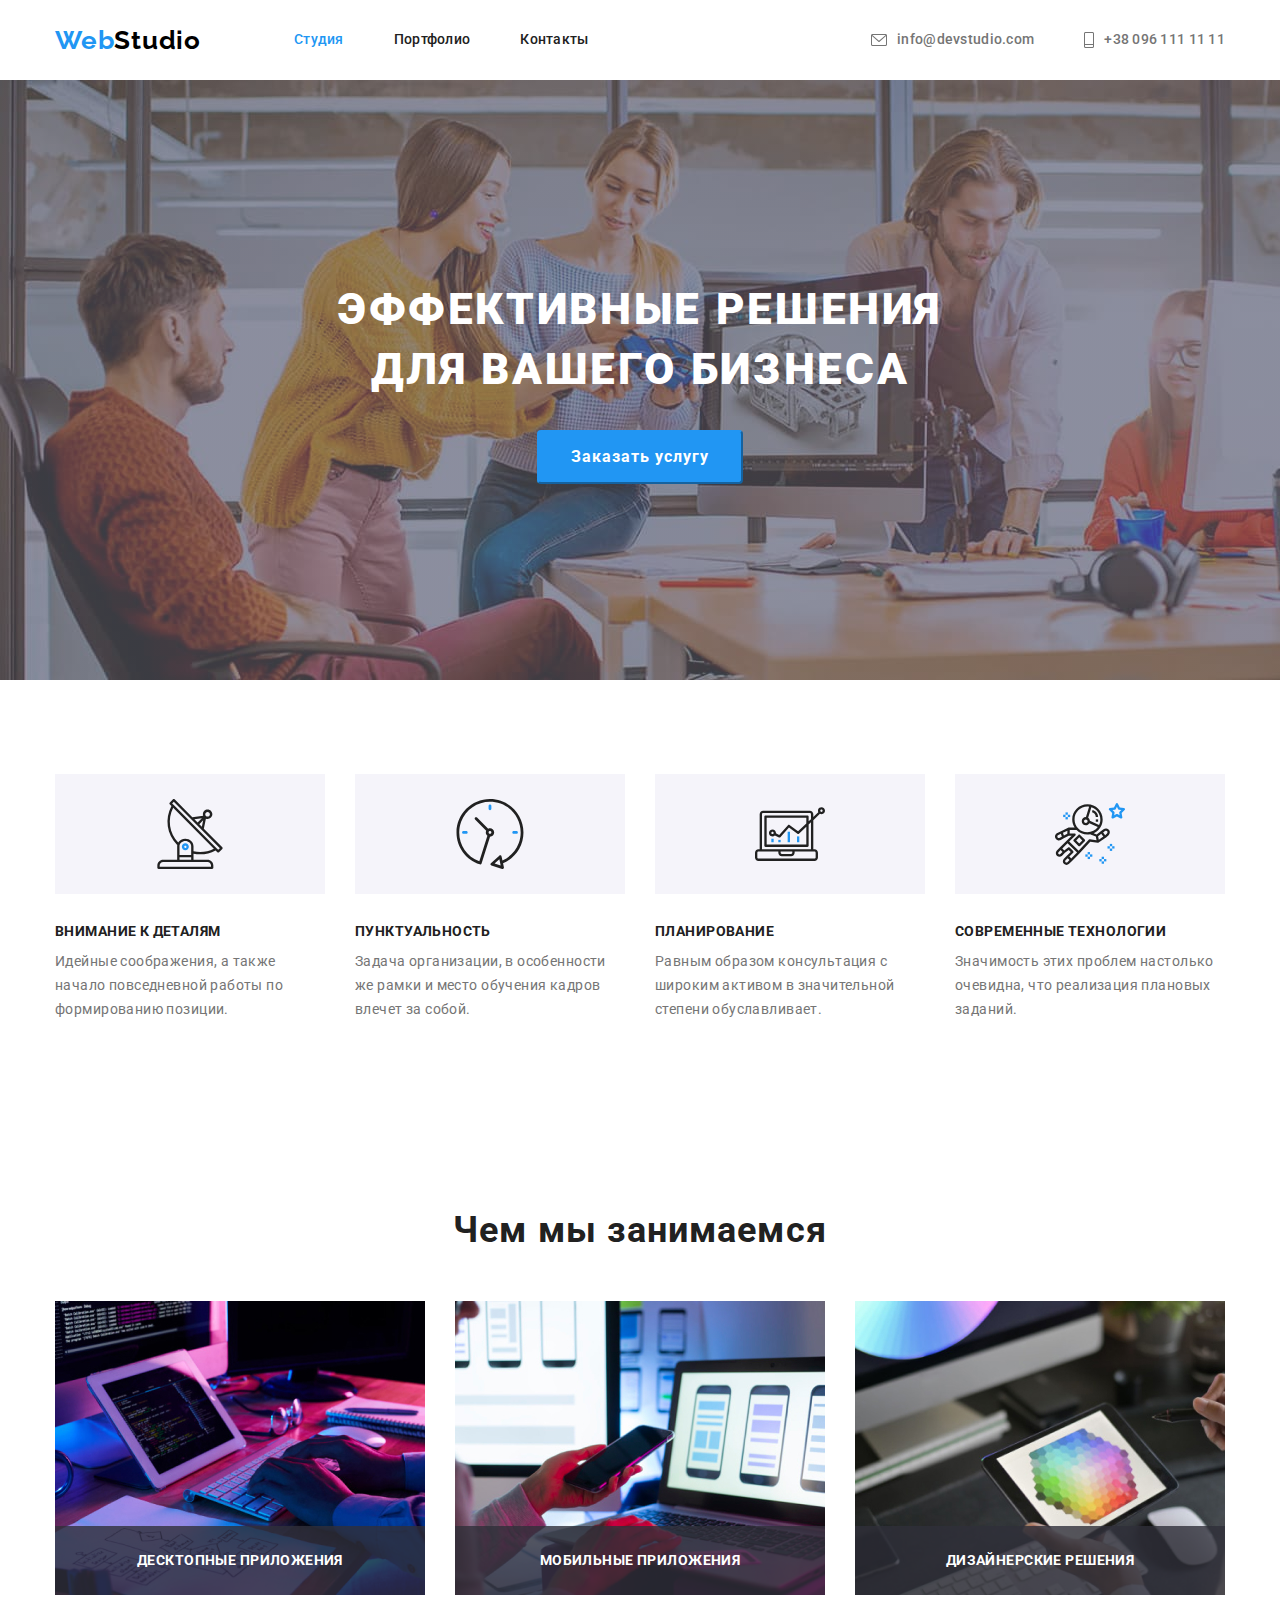
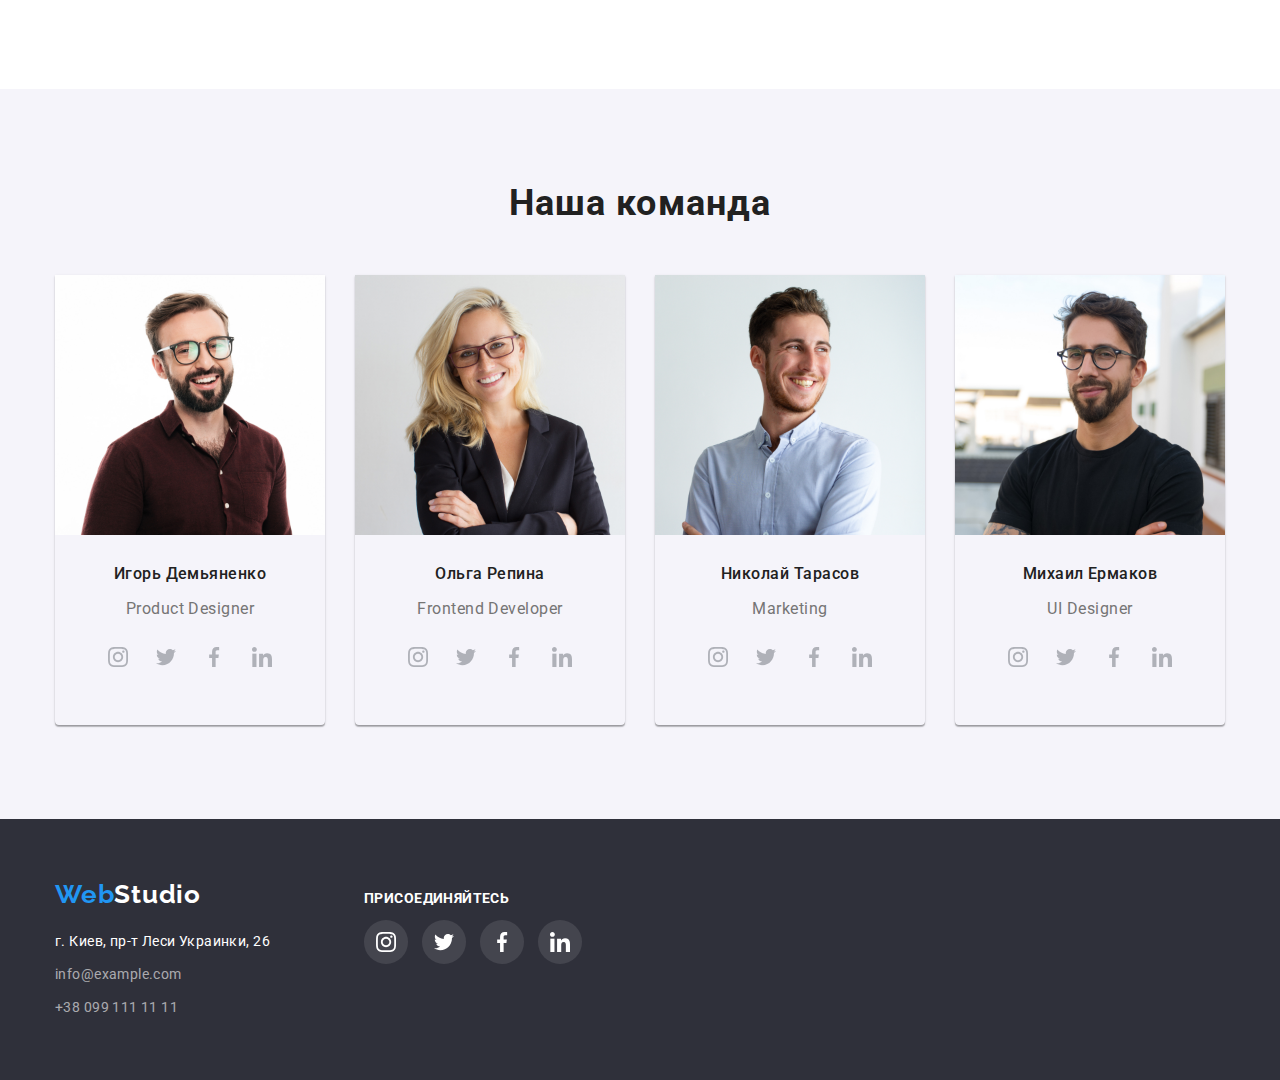
<file: index.html>
<!DOCTYPE html>
<html lang="ru">
<head>
   <meta charset="UTF-8">
   <meta http-equiv="X-UA-Compatible" content="IE=edge">
   <meta name="viewport" content="width=device-width, initial-scale=1.0">
   <title>Document</title>
<link href="https://fonts.googleapis.com/css2?family=Raleway:wght@700&family=Roboto:wght@400;500;700;900&display=swap" 
rel="stylesheet">
<link rel="stylesheet" href="https://cdnjs.cloudflare.com/ajax/libs/modern-normalize/1.1.0/modern-normalize.min.css">
   <link rel="stylesheet" href="./css/common.css">
   <link rel="stylesheet" href="./css/main.css"/>
</head>
<body>
   
<!--Шапка сайта-->
<header class="site">
<div class="container main">
   <nav class="flex-nav">
   <a href="" class="logo"><span class="blue">Web</span>Studio</a>
<ul class="site-nav list">
   <li class="item"><a href="" class="link current">Студия</a></li>
   <li class="item"><a href="./portfolio.html" class="link">Портфолио</a></li>
   <li class="item"><a href="" class="link">Контакты</a></li>
</ul>
</nav>
<div class="margin">
<ul class="contacts list">
   <li class="item icon-mail">
      <a href="mailto:info@devstudio.com" class="link">info@devstudio.com</a>
   </li>
   <li class="item icon-tel">
      <a href="tel:+380961111111" class="link">+38 096 111 11 11</a>
   </li>
</ul>
</div>
</div>

   </header>

<div class="container"></div>

<!--Секция Bg -->
<main>
   <section class="bg overlay">
      <div class="container">
      <h1 class="bg-title">Эффективные решения для вашего бизнеса</h1>
      <button type="button" class="primary-button">Заказать услугу</button>
      </div>
   </section>

<!--Секция особенности-->
   <section class="peculiarities">
      <div class="container">
      <ul class="section">
         <li class="tutle icon-antenna">
            <h3 class="peculiarities-title">Внимание к деталям</h3>
            <p class="section-title">
               Идейные соображения, а также начало повседневной работы по </br> формированию позиции.
            </p>
         </li>
         <li class="tutle icon-clock">
            <h3 class="peculiarities-title">Пунктуальность</h3>
            <p class="section-title">
               Задача организации, в особенности же рамки и место обучения кадров </br> влечет за собой.
            </p>
         </li>
         <li class="tutle icon-diagram">
            <h3 class="peculiarities-title">Планирование</h3>
            <p class="section-title">
               Равным образом консультация с широким активом в значительной </br> степени обуславливает.
            </p>
         </li>
         <li class="tutle icon-astranaut"> 
            <h3 class="peculiarities-title">Современные технологии</h3>
            <p class="section-title">
               Значимость этих проблем настолько очевидна, что реализация плановых </br> заданий.
            </p>
         </li>
      </ul>
      </div>
   </section>

   <!--Секция чем мы занимаемся-->
   <section class="work">
      <div class="container">
      <h2 class="work-title">Чем мы занимаемся</h2>
      <ul class="work-list">
         <li class="item">
      <img src="./images/first.jpg" alt="Tablet1" width="370px">
            <p class="work-text">Десктопные приложения</p>
            </li>
         <li class="item">
         <img src="./images/second.jpg" alt="LapTop" width="370px">
            <p class="work-text">Мобильные приложения</p>
            </li>
         <li class="item">
           <img src="./images/third.jpg" alt="Tablet2" width="370px">
            <p class="work-text">Дизайнерские решения</p>
            </li>
      </ul>
      </div>
   </section>

   <!--Секция Наша Команда-->
   <section class="team">
      <div class="container">
      <h2 class="team-your">Наша команда</h2>
      <ul class="command-title">
         <li class="item">
           <img src="./images/igor.jpg" alt="Игорь" width="270px">
            <h3 class="team-title">Игорь Демьяненко</h3>
            <p class="leader-title">Product Designer</p>
            <a href="https://www.instagram.com/i.demyan58/" class="ellipse instagram"></a>
            <a href="" class="ellipse twitter"></a>
            <a href="" class="ellipse facebook"></a>
            <a href="" class="ellipse linkedin"></a>
         </li>
         <li class="item">
           <img src="./images/olga.jpg" alt="Ольга" width="270px">
            <h3 class="team-title">Ольга Репина</h3>
            <p class="leader-title">Frontend Developer</p>
            <a href="" class="ellipse instagram"></a>
            <a href="" class="ellipse twitter"></a>
            <a href="" class="ellipse facebook"></a>
            <a href="" class="ellipse linkedin"></a>
         </li>
         <li class="item">
           <img src="./images/nikolay.jpg" alt="Николай" width="270px">
               <h3 class="team-title">Николай Тарасов</h3>
               <p class="leader-title">Marketing</p>
               <a href="" class="ellipse instagram"></a>
               <a href="" class="ellipse twitter"></a>
               <a href="" class="ellipse facebook"></a>
               <a href="" class="ellipse linkedin"></a>
            
         </li>
         <li class="item">
            <img src="./images/michael.jpg" alt="Михаил" width="270">
               <h3 class="team-title">Михаил Ермаков</h3>
               <p class="leader-title">UI Designer</p>
               <a href="" class="ellipse instagram"></a>
               <a href="" class="ellipse twitter"></a>
               <a href="" class="ellipse facebook"></a>
               <a href="" class="ellipse linkedin"></a>
            
         </li>
      </ul>
      </div>
   </section>

</main>

<!--Футер-->
<footer class="foot">
<div class="container footer-container">
   <div class="contacts-container">
   <a href="" class="logo"><span class="blue">Web</span><span class="white">Studio</span></a>
   <address class="colour">
      <p class="foot-title">г. Киев, пр-т Леси Украинки, 26</p>
      <a href="mailto:info@devstudio.com" class="link">info@example.com</a>
      <a href="tel:+380961111111" class="link">+38 099 111 11 11</a>
   </address>
   </div>
   <div class="follow">
   <ul class="to-go">
   <li class="join-flex">
      <h3 class="join">Присоединяйтесь</h3>
      <a href="https://www.instagram.com" class="social-icon inst" target="_blank"></a>
      <a href="https://twitter.com/?lang=en" class="social-icon tw" target="_blank"></a>
      <a href="https://www.facebook.com" class="social-icon fc" target="_blank"></a>
      <a href="https://www.linkedin.com/feed/" class="social-icon in" target="_blank"></a>
      
   </li>
   </ul>
   </div>
   </div>
</footer> 



</body>
</html>
</file>
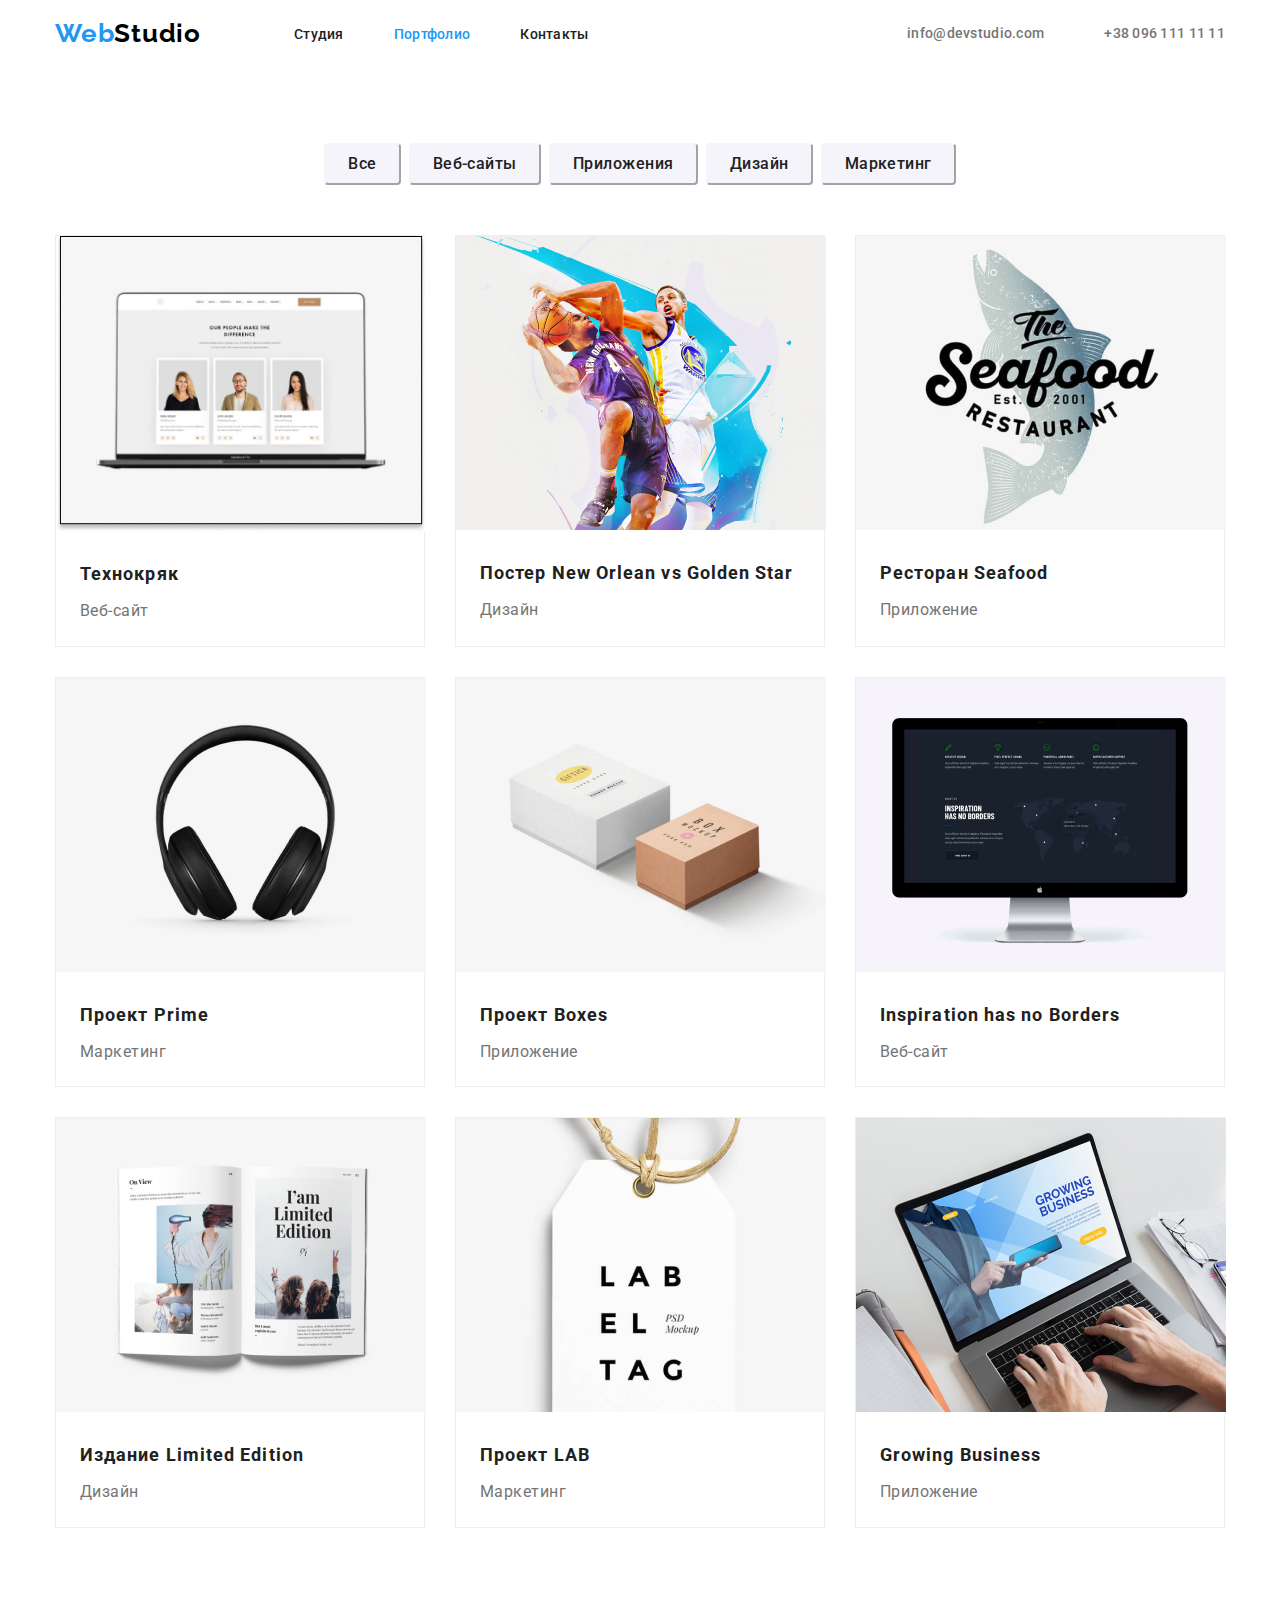
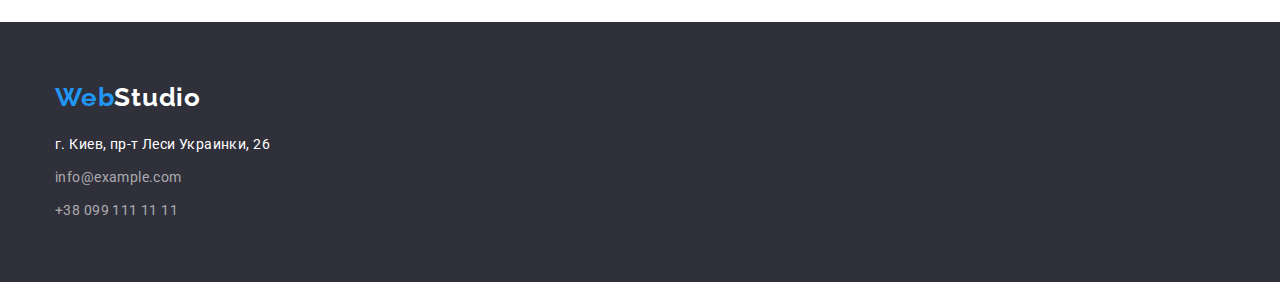
<file: portfolio.html>
<!DOCTYPE html>
<html lang="ru">
<head>
   <meta charset="UTF-8">
   <meta http-equiv="X-UA-Compatible" content="IE=edge">
   <meta name="viewport" content="width=device-width, initial-scale=1.0">
   <title>Document</title>
   <link href="https://fonts.googleapis.com/css2?family=Raleway:wght@700&family=Roboto:wght@400;500;700&display=swap" 
   rel="stylesheet">
   <link rel="stylesheet" href="https://cdnjs.cloudflare.com/ajax/libs/modern-normalize/1.1.0/modern-normalize.min.css">
   <link rel="stylesheet" href="./css/common.css">
</head>
<body>
   <!-- Шапка сайта -->
   <header>
       <div class="container main">
      <nav class="flex-nav">
         <a href="" class="logo"><span class="blue">Web</span>Studio</a>
         <ul class="site-nav list">
            <li class="item">
               <a href="./index.html" class="link">Студия</a>
            </li>
            <li class="item">
               <a href="" class="link current">Портфолио</a>
            </li>
            <li class="item">
               <a href="" class="link">Контакты</a>
            </li>
         </ul>
      </nav>
      <div class="margin">
      <ul class="contacts list">
         <li class="item">
            <a href="mailto:info@devstudio.com" class="link">info@devstudio.com</a>
         </li>
         <li class="item">
            <a href="tel:+380961111111" class="link">+38 096 111 11 11</a>
         </li>
      </ul>
      </div>
      </div>
   </header>
   <!-- Секция Main -->
   <section class="section-padding">
      <div class="container">
      <ul class="section-margin">
         <li class="blue-button link">
            <button type="button" class="colour-button link">Все</button>
         </li>
         <li class="blue-button link">
            <button type="button" class="colour-button link">Веб-сайты</button>
         </li>
         <li class="blue-button link">
            <button type="button" class="colour-button link">Приложения</button>
         </li>
         <li class="blue-button link">
            <button type="button" class="colour-button link">Дизайн</button>
         </li>
         <li class="blue-button link">
            <button type="button" class="colour-button link">Маркетинг</button>
         </li>
      </ul>
      <ul class="test-project">
         <li class="test-elements">
            <img src="./images/technokr.jpg" alt="Технокряк" width="370px">
            <h3 class="heading-title">Технокряк</h3>
            <p class="text-title">Веб-сайт</p>
         </li>
         <li class="test-elements">
            <img src="./images/neworlean.jpg" alt="Баскетбол" width="370px">
            <h3 class="heading-title">Постер New Orlean vs Golden Star</h3>
            <p class="text-title">Дизайн</p>
         </li>
         <li class="test-elements">
            <img src="./images/seafood.jpg" alt="Рыба" width="370px">
            <h3 class="heading-title">Ресторан Seafood</h3>
            <p class="text-title">Приложение</p>
         </li>
         <li class="test-elements"> 
            <img src="./images/prime.jpg" alt="Наушники" width="370px">
            <h3 class="heading-title">Проект Prime</h3>
            <p class="text-title">Маркетинг</p>
         </li>
         <li class="test-elements">
            <img src="./images/boxes.jpg" alt="Коробка" width="370px">
            <h3 class="heading-title">Проект Boxes</h3>
            <p class="text-title">Приложение</p>
         </li>
         <li class="test-elements">
            <img src="./images/borders.jpg" alt="Компьютер" width="370px">
            <h3 class="heading-title">Inspiration has no Borders</h3>
            <p class="text-title">Веб-сайт</p>
         </li>
         <li class="test-elements">
            <img src="./images/edition.jpg" alt="Журнал" width="370px">
            <h3 class="heading-title">Издание Limited Edition</h3>
            <p class="text-title">Дизайн</p>
         </li>
         <li class="test-elements">
            <img src="./images/lab.jpg" alt="Проект">
            <h3 class="heading-title">Проект LAB</h3>
            <p class="text-title">Маркетинг</p>
         </li>
         <li class="test-elements">
            <img src="./images/growing.jpg" alt="Ноутбук">
            <h3 class="heading-title">Growing Business</h3>
            <p class="text-title">Приложение</p>
         </li>
      </ul>
      </div>
   </section>


<!-- Футер -->
   <footer class="foot">
      <div class="container">
      <a href="" class="logotip"><span class="blue">Web</span>Studio</a>
      <address class="foot-colour link">
         <p class="foot-title">г. Киев, пр-т Леси Украинки, 26</p>
         <a href="" class="foot-colour link">info@example.com</a>
         <a href="" class="foot-colour link">+38 099 111 11 11</a>
      </address>
      </div>
   </footer>

</body>
</html>
</file>
<file: css/common.css>
/* Цвет основного текста #212121 */
/* Вторичный цвет текста #757575 */
/* Белый цвет #FFFFFF */
/* Акцент #2196F3 */
/* Цвет для контактной информации rgba(255, 255, 255, 0.6); */
/* Цвет для кнопок #F5F4FA */
/* Вторичный цвет фона #2F303A */
/* Цвет для фона конопок #F5F4FA */

:root {
  --primary-text-color: #212121;
  --secondary-text-color: #757575;
  --accent-color: #2196f3;
  --contact-color: rgba(255, 255, 255, 0.6);
  --primary-white-color: #ffffff;
  --button-color: #f5f4fa;
}

body {
  background-color: var(--primary-white-color);
  color: var(--primary-text-color);
  font-family: Roboto, sans-serif;
}
ul {
  list-style: none;
  padding: 0;
  margin: 0;
}

.container {
  margin-left: auto;
  margin-right: auto;
  width: 1200px;
  padding-left: 15px;
  padding-right: 15px;
  /* outline: 2px solid tomato; */
}

/* Шапка сайта */
.logo {
  color: #000000;
  font-family: Raleway, sans-serif;
  font-style: normal;
  font-weight: 700;
  font-size: 26px;
  line-height: 1.19;
  letter-spacing: 0.03em;
  text-decoration: none;
  margin-right: 93px;
}
.blue {
  color: var(--accent-color);
}

/* Навигация */

.main {
  display: flex;
  align-items: center;
}
.flex-nav {
  display: flex;
  align-items: center;
}
.site-nav {
  display: flex;
}
.site-nav .item + .item {
  margin-left: 50px;
}

.site-nav .link {
  color: var(--primary-text-color);
  font-style: normal;
  font-weight: 500;
  font-size: 14px;
  line-height: 1.14;
  letter-spacing: 0.02em;
  text-decoration: none;
}
.site-nav .link:hover,
.site-nav .link:focus {
  color: var(--accent-color);
}
.site-nav .link.current {
  color: var(--accent-color);
}

/* Контакты */

.contacts {
  display: flex;
  align-items: center;
}

.contacts .item + .item {
  margin-left: 50px;
}
.margin {
  margin-left: auto;
}

.contacts .link {
  color: var(--secondary-text-color);
  font-style: normal;
  font-weight: 500;
  font-size: 14px;
  line-height: 1.14;
  letter-spacing: 0.02em;
  text-decoration: none;
}
.contacts .link:hover,
.contacts .link:focus {
  color: var(--accent-color);
}

.contacts .item {
  align-items: center;
  display: flex;
}
.contacts .item::before {
  content: "";
  margin-right: 10px;
}
.icon-mail::before {
  content: "";
  width: 16px;
  height: 12px;
  background-position: center;
  background-image: url(../images/envelope.svg);
}
.icon-tel::before {
  content: "";
  width: 10px;
  height: 16px;
  background-image: url(../images/phone.svg);
  background-repeat: no-repeat;
  background-position: center;
}

/* Секция Main */
/* Кнопка */
.colour-button {
  color: var(--primary-text-color);
  background-color: var(--button-color);
  font-style: normal;
  font-weight: 500;
  font-size: 16px;
  line-height: 1.62;
  letter-spacing: 0.03em;
  padding: 6px 22px;
  border-radius: 4px;
  border-color: var(--button-color);
  display: inline-block;
}
.blue-button .link:hover,
.blue-button .link:focus {
  color: var(--primary-white-color);
  background-color: var(--accent-color);
}
.blue-button {
  margin-right: 8px;
}

.blue-button:last-child {
  margin-right: 0;
}

.heading-title {
  color: var(--primary-text-color);
  font-style: normal;
  font-weight: 700;
  font-size: 18px;
  line-height: 2;
  letter-spacing: 0.06em;
  margin-top: 20px;
  margin-bottom: 4px;
  margin-left: 24px;
  margin-right: 24px;
}
.text-title {
  color: var(--secondary-text-color);
  font-style: normal;
  font-weight: 400;
  font-size: 16px;
  line-height: 1.87;
  letter-spacing: 0.03em;
  margin-top: 0;
  margin-bottom: 20px;
  margin-left: 24px;
  margin-right: 24px;
}

.section-padding {
  padding-top: 94px;
  padding-bottom: 94px;
}

.section-margin {
  margin-bottom: 50px;
  display: flex;
  justify-content: center;
}

/* Футер */
.foot {
  background-color: #2f303a;
  padding-top: 60px;
  padding-bottom: 60px;
}
.logotip {
  color: var(--primary-white-color);
  font-family: Raleway;
  font-style: normal;
  font-weight: 700;
  font-size: 26px;
  line-height: 1.19;
  letter-spacing: 0.03em;
  text-decoration: none;
}
.blue {
  color: var(--accent-color);
}
.foot-title {
  color: var(--primary-white-color);
  font-style: normal;
  font-weight: 400;
  font-size: 14px;
  line-height: 1.71;
  letter-spacing: 0.03em;
  margin-top: 20px;
  margin-bottom: 9px;
}
.foot-colour {
  color: var(--contact-color);

  font-style: normal;
  font-weight: 400;
  font-size: 14px;
  line-height: 1.71;
  letter-spacing: 0.03em;
  text-decoration: none;

  display: flex;
  flex-direction: column;
  margin-bottom: 9px;
}
.foot-colour .link:hover,
.foot-colour .link:focus {
  color: var(--accent-color);
}

.foot-colour:last-child {
  margin-bottom: 0;
}
/* флексбокс */
.test-project {
  display: flex;
  flex-wrap: wrap;
}

.test-elements {
  width: 370px;
  margin-right: 30px;
  margin-bottom: 30px;
  border: 1px solid #eeeeee;
}

.test-elements:nth-child(3n) {
  margin-right: 0;
}

.test-elements:nth-last-child(-n + 3) {
  margin-bottom: 0;
}
</file>
<file: css/main.css>
/* Цвет основного текста #212121 */
/* Вторичный цвет текста #757575 */
/* Белый цвет #FFFFFF */
/* Акцент #2196F3 */
/* Цвет для контактной информации rgba(255, 255, 255, 0.6); */
/* Первичный цвет фона #FFFFFF */
/* Вторичный цвет фона #2F303A */
/* Третьичный цвет фона #F5F4FA */

:root {
  --primary-text-color: #212121;
  --secondary-text-color: #757575;
  --accent-color: #2196f3;
  --contact-color: rgba(255, 255, 255, 0.6);
  --primary-white-color: #ffffff;
}

body {
  background-color: var(--primary-white-color);
  color: var(--primary-text-color);
  font-family: Roboto, sans-serif;
}

/* Утилиты */
ul {
  list-style: none;
  padding: 0px;
  margin: 0px;
}

img {
  display: block;
}
.container {
  margin-left: auto;
  margin-right: auto;
  width: 1200px;
  padding-left: 15px;
  padding-right: 15px;
  /* outline: 2px solid tomato; */
}

/* Шапка сайта */

.site {
  background-color: var(--primary-white-color);
}

.logo {
  color: #000000;

  font-family: Raleway, sans-serif;
  font-weight: 700;
  font-size: 26px;
  line-height: 1.19;
  letter-spacing: 0.03em;
  text-decoration: none;

  margin-right: 93px;
}
.blue {
  color: var(--accent-color);
}
.white {
  color: var(--primary-white-color);
}

/* Навигация */

.site-nav {
  display: flex;
}

.site-nav .item + .item {
  margin-left: 50px;
}

.site-nav .link {
  padding-top: 32px;
  padding-bottom: 32px;
  display: block;

  color: var(--primary-text-color);

  font-weight: 500;
  font-size: 14px;
  line-height: 1.14;
  letter-spacing: 0.02em;
  text-decoration: none;
}
.site-nav .link:hover,
.site-nav .link:focus {
  color: var(--accent-color);
}
.site-nav .link.current {
  color: var(--accent-color);
}
button {
  font-family: inherit;
}

/* Контакты */

.contacts {
  display: flex;
  align-items: center;
}

.contacts .item + .item {
  margin-left: 50px;
}
.contacts .item {
  align-items: center;
  display: flex;
}
.contacts .item::before {
  content: "";
  margin-right: 10px;
}
.icon-mail::before {
  content: "";
  width: 16px;
  height: 12px;
  background-position: center;
  background-image: url(../images/envelope.svg);
}

.icon-tel::before {
  content: "";
  width: 10px;
  height: 16px;
  background-image: url(../images/phone.svg);
  background-repeat: no-repeat;
  background-position: center;
}
/* Для выравнивания в одну строку */
.flex-nav {
  display: flex;
  align-items: center;
}
.main {
  display: flex;
  align-items: center;
}

.margin {
  margin-left: auto;
}

.contacts .link {
  color: var(--secondary-text-color);

  font-weight: 500;
  font-size: 14px;
  line-height: 1.14;
  letter-spacing: 0.02em;
  text-decoration: none;
}
.contacts .link:hover,
.contacts .link:focus {
  color: var(--accent-color);
}

/* Bg */
.bg-title {
  color: var(--primary-white-color);

  font-family: Roboto;
  font-style: normal;
  font-weight: 900;
  font-size: 44px;
  line-height: 1.36;
  letter-spacing: 0.06em;
  text-transform: uppercase;
  max-width: 696px;
  margin-left: auto;
  margin-right: auto;

  margin-top: 0px;
  margin-bottom: 30px;
}
.bg {
  background-color: #2f303a;
  text-align: center;
  padding-top: 200px;
  padding-bottom: 200px;
}

/* Button */
.primary-button {
  color: var(--primary-white-color);
  background-color: var(--accent-color);

  font-weight: 700;
  font-size: 16px;
  line-height: 30px;
  align-items: center;
  text-align: center;
  letter-spacing: 0.06em;

  border-radius: 4px;
  padding: 10px 32px;
  min-width: 200px;
  border-color: var(--accent-color);
}

/* Секция особенности */

.section {
  display: flex;
  /* align-items: center; */
}
.tutle {
  width: 270px;
  margin-right: 30px;
}
.tutle:last-child {
  margin-right: 0px;
}

.tutle::before {
  display: block;
  content: "";
  background-color: #f5f4fa;
  height: 120px;
  background-repeat: no-repeat;
  background-position: center;
}

.icon-antenna::before {
  background-image: url(../images/antenna.svg);
}
.icon-clock::before {
  background-image: url(../images/clock.svg);
}
.icon-diagram::before {
  background-image: url(../images/diagram.svg);
}
.icon-astranaut::before {
  background-image: url(../images/astronaut.svg);
}

.section-title {
  color: var(--secondary-text-color);

  font-weight: 400;
  font-size: 14px;
  line-height: 1.71;
  letter-spacing: 0.03em;

  margin-top: 0px;
  margin-bottom: 94px;
}
.peculiarities-title {
  color: var(--primary-text-color);

  font-weight: 700;
  font-size: 14px;
  line-height: 1.14;
  letter-spacing: 0.03em;
  text-transform: uppercase;

  margin-top: 30px;
  margin-bottom: 10px;
}
.peculiarities {
  padding-top: 94px;
  padding-bottom: 94px;
  background-color: #ffffff;
}
/* Секция чем мы занимаемся */

.work-list {
  display: flex;
}
.work-list .item {
  width: 370px;
  margin-right: 30px;
  position: relative;
}
.work-list .item:last-child {
  margin-right: 0px;
}

.work {
  background-color: #ffffff;
  color: var(--primary-text-color);

  padding-bottom: 94px;
}
.work-title {
  font-family: Roboto;
  font-style: normal;
  font-weight: 700;
  font-size: 36px;
  line-height: 1.16;
  text-align: center;
  letter-spacing: 0.03em;

  margin-top: 0px;
  margin-bottom: 50px;
}
/* Секция наша команда */
.command-title {
  display: flex;
  text-align: center;
}

.command-title .item {
  width: 270px;
  margin-right: 30px;
  box-shadow: 0px 1px 3px rgba(0, 0, 0, 0.12), 0px 1px 1px rgba(0, 0, 0, 0.14),
    0px 2px 1px rgba(0, 0, 0, 0.2);
  border-radius: 0px 0px 4px 4px;
}
.command-title .item:last-child {
  margin-right: 0;
}

.team-title {
  color: var(--primary-text-color);

  font-family: Roboto;
  font-style: normal;
  font-weight: 500;
  font-size: 16px;
  line-height: 1.18;
  letter-spacing: 0.03em;

  margin-top: 30px;
  margin-bottom: 10px;
}
.leader-title {
  color: var(--secondary-text-color);

  font-family: Roboto;
  font-style: normal;
  font-weight: 400;
  font-size: 16px;
  line-height: 1.18;
  letter-spacing: 0.03em;
  text-align: center;

  margin-bottom: 16px;
}

.team {
  background-color: #f5f4fa;
  padding-top: 94px;
  padding-bottom: 94px;
}
.team-your {
  color: var(--primary-text-color);

  font-family: Roboto;
  font-style: normal;
  font-weight: 700;
  font-size: 36px;
  line-height: 1.16;
  text-align: center;
  letter-spacing: 0.03em;

  margin-top: 0px;
  margin-bottom: 50px;
}
/* Футер */
.foot {
  background-color: #2f303a;

  padding-top: 60px;
  padding-bottom: 60px;
}
.foot-title {
  color: var(--primary-white-color);

  font-family: Roboto;
  font-style: normal;
  font-weight: 400;
  font-size: 14px;
  line-height: 1.71;
  letter-spacing: 0.03em;

  margin-top: 20px;
  margin-bottom: 9px;
}

.colour {
  color: var(--contact-color);
}

.colour .link:hover,
.colour .link:focus {
  color: var(--accent-color);
}
.colour .link {
  color: var(--contact-color);

  font-family: Roboto;
  font-style: normal;
  font-weight: normal;
  font-size: 14px;
  line-height: 1.71;
  letter-spacing: 0.03em;
  text-decoration: none;
}

.link {
  display: flex;
  flex-direction: column;
  margin-bottom: 9px;
}
.link:last-child {
  margin-bottom: 0;
}

/* Overlay */
.overlay {
  height: 600px;
  /* outline: 6px solid red; */
  max-width: 1600px;
  margin-left: auto;
  margin-right: auto;
  background-image: linear-gradient(to right, rgba(147, 149, 165, 0.4), rgba(147, 149, 165, 0.4)),
    url(../images/work.jpg);
}

/* icon ellipse */
.command-title .item {
}
.ellipse {
  align-items: center;
  display: inline-block;
  background-repeat: no-repeat;
  content: "";
  width: 44px;
  height: 44px;
  background-position: center;
  margin-bottom: 42px;
}

.instagram {
  background-image: url(../images/instagram.svg);
  align-items: center;
}

.twitter {
  background-image: url(../images/twitter.svg);
  align-items: center;
}
.facebook {
  background-image: url(../images/facebook.svg);
  align-items: center;
}
.linkedin {
  background-image: url(../images/linkedin.svg);
  align-items: center;
}
/* флекс для футера - 
(контакты лого и соц сети) */
.footer-container {
  display: flex;
  align-items: baseline;
}

.join {
  display: flex;
  color: #ffffff;
  font-family: Roboto;
  font-style: normal;
  font-weight: bold;
  font-size: 14px;
  line-height: 1.14px;
  letter-spacing: 0.03em;
  text-transform: uppercase;
  margin-top: 0;
  margin-bottom: 20px;
}

.follow {
  align-items: center;
  margin-left: 70px;
}

.social-icon {
  content: "";
  display: inline-block;
  width: 44px;
  height: 44px;
  background-repeat: no-repeat;
  border-radius: 50%;
  background-size: 20px 20px;
  background-position: center;
}
.inst {
  background: rgba(255, 255, 255, 0.1);
  background-image: url(../images/insta-icon.svg);
  background-repeat: no-repeat;
  background-size: 20px 20px;
  background-position: center;
}
.tw {
  background-color: rgba(255, 255, 255, 0.1);
  background-image: url(../images/twit-icon.svg);
}
.fc {
  background-color: rgba(255, 255, 255, 0.1);
  background-image: url(../images/face-icon.svg);
}
.in {
  background-color: rgba(255, 255, 255, 0.1);
  background-image: url(../images/in-icon.svg);
}
.social-icon:hover {
  background-color: var(--accent-color);
}

.join-flex > .social-icon {
  margin-right: 10px;
}
.join-flex > .social-icon:last-child {
  margin-right: 0;
}

.work-text {
  position: absolute;
  bottom: 0;
  right: 0;
  left: 0;
  font-weight: 700;
  font-size: 14px;
  line-height: 1.14;
  text-align: center;
  letter-spacing: 0.03em;
  text-transform: uppercase;
  color: #ffffff;
  background-color: rgba(47, 48, 58, 0.8);
  padding: 27px 82px;
  margin: 0;
}
</file>
